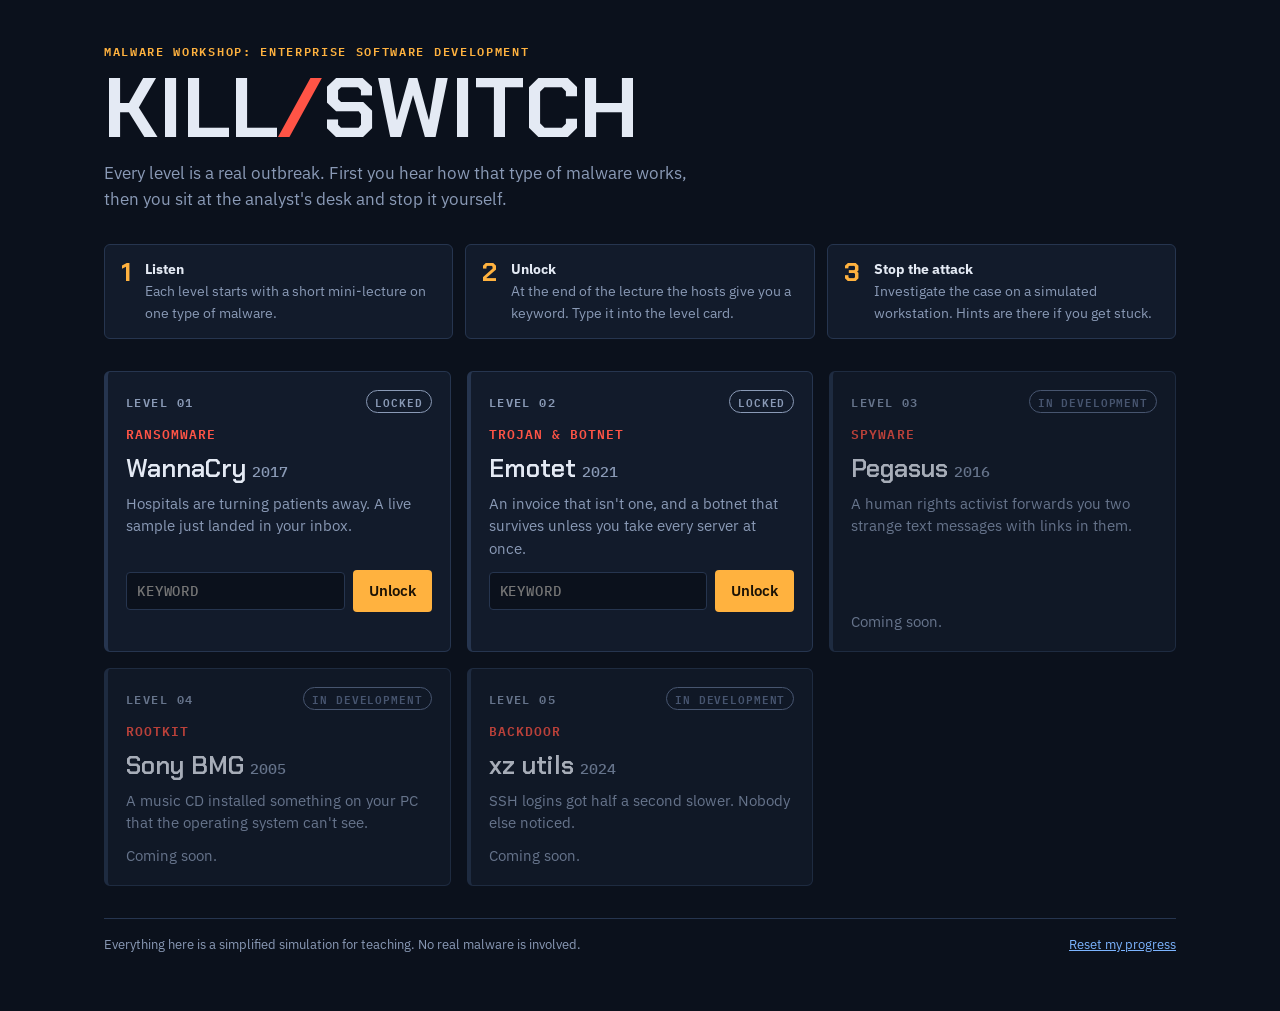
<file: game/index.html>
<!DOCTYPE html>
<html lang="en">
<head>
<meta charset="utf-8">
<meta name="viewport" content="width=device-width, initial-scale=1">
<title>Kill Switch Malware Workshop</title>
<link rel="preconnect" href="https://fonts.googleapis.com">
<link rel="preconnect" href="https://fonts.gstatic.com" crossorigin>
<link href="https://fonts.googleapis.com/css2?family=Caveat:wght@500;700&family=Chakra+Petch:wght@500;600;700&family=IBM+Plex+Mono:wght@400;500;600&family=IBM+Plex+Sans:wght@400;500;600&display=swap" rel="stylesheet">
<link rel="stylesheet" href="shared/style.css">
</head>
<body>
<!-- ================= HUB ================= -->
<main id="hub">
  <header class="hub-head">
    <div class="eyebrow">Malware workshop: Enterprise Software Development</div>
    <h1>KILL<span class="cut">/</span>SWITCH</h1>
    <p class="lede">Every level is a real outbreak. First you hear how that type of malware works, then you sit at the analyst's desk and stop it yourself.</p>
  </header>
  <div class="steps">
    <div class="step"><b>1</b><p><strong>Listen</strong>Each level starts with a short mini-lecture on one type of malware.</p></div>
    <div class="step"><b>2</b><p><strong>Unlock</strong>At the end of the lecture the hosts give you a keyword. Type it into the level card.</p></div>
    <div class="step"><b>3</b><p><strong>Stop the attack</strong>Investigate the case on a simulated workstation. Hints are there if you get stuck.</p></div>
  </div>
  <section class="levels" id="levels" aria-label="Levels"></section>
  <footer class="hub-foot">
    <span>Everything here is a simplified simulation for teaching. No real malware is involved.</span>
    <button class="linkbtn" id="resetBtn">Reset my progress</button>
  </footer>
</main>
<script src="shared/core.js"></script>
<script src="shared/hub.js"></script>
</body>
</html>
</file>
<file: game/shared/style.css>
:root{
  /* One dark world: incident-response war room. Hub = case board, level = 2017 analyst workstation. */
  --ink:#0b111c; --panel:#121b2b; --panel-2:#18243a; --line:#26354f;
  --text:#e4eaf4; --muted:#8a9ab6; --alert:#ff5446; --amber:#ffb23f; --ok:#37d39a; --link:#7cb4ff;
  --display:'Chakra Petch','Segoe UI',sans-serif;
  --body:'IBM Plex Sans',system-ui,-apple-system,sans-serif;
  --mono:'IBM Plex Mono',ui-monospace,Consolas,monospace;
  --hand:'Caveat','Comic Sans MS',cursive;
  color-scheme:dark;
}
*{box-sizing:border-box}
html,body{height:100%;margin:0}
body{background:var(--ink);color:var(--text);font:15px/1.55 var(--body)}
button{font:inherit;cursor:pointer}
:focus-visible{outline:2px solid var(--amber);outline-offset:2px}
.hidden{display:none!important}
.mono{font-family:var(--mono)}
.sr{position:absolute;width:1px;height:1px;overflow:hidden;clip:rect(0 0 0 0);white-space:nowrap}
a{color:var(--link)}
h2{font:600 30px/1.15 var(--display);margin:0;text-wrap:balance}
h3{text-wrap:balance}
.eyebrow{font:600 12px/1.2 var(--mono);letter-spacing:.14em;text-transform:uppercase;color:var(--amber)}
.btn{background:var(--amber);color:#1b1205;border:0;border-radius:4px;padding:9px 16px;font-weight:600}
a.btn{display:inline-block;text-decoration:none;line-height:1.2}
.btn:hover{filter:brightness(1.08)}
.btn.ghost{background:transparent;color:inherit;border:1px solid var(--line)}
.btn.ok{background:var(--ok);color:#04150e}
.btn.danger{background:var(--alert);color:#fff}
.btn:disabled{opacity:.45;cursor:default;filter:none}

/* ---------- HUB ---------- */
#hub{min-height:100%;padding:44px 24px 56px;max-width:1120px;margin:0 auto;display:flex;flex-direction:column;gap:32px}
.hub-head{display:grid;gap:12px}
h1{font:700 clamp(44px,8vw,84px)/.92 var(--display);margin:0;letter-spacing:.01em}
h1 .cut{color:var(--alert)}
.lede{max-width:62ch;color:var(--muted);margin:0;font-size:17px}
.steps{display:grid;grid-template-columns:repeat(auto-fit,minmax(230px,1fr));gap:12px}
.step{border:1px solid var(--line);border-radius:6px;padding:14px 16px;display:flex;gap:14px;align-items:flex-start;background:var(--panel)}
.step b{font:700 26px/1 var(--display);color:var(--amber)}
.step p{margin:0;font-size:14px;color:var(--muted)}
.step strong{color:var(--text);display:block}
.levels{display:grid;grid-template-columns:repeat(auto-fill,minmax(310px,1fr));gap:16px}
.card{background:var(--panel);border:1px solid var(--line);border-left:4px solid var(--line);border-radius:6px;padding:18px;display:flex;flex-direction:column;gap:10px}
.card.open{border-left-color:var(--amber)}
.card.solved{border-left-color:var(--ok)}
.card.dev{opacity:.72}
.card-top{display:flex;justify-content:space-between;align-items:center;gap:8px}
.lvl{font:600 12px var(--mono);color:var(--muted);letter-spacing:.12em}
.pill{font:600 11px/1 var(--mono);padding:5px 8px;border-radius:99px;border:1px solid currentColor;text-transform:uppercase;letter-spacing:.08em;white-space:nowrap}
.pill.locked{color:var(--muted)} .pill.open{color:var(--amber)} .pill.solved{color:var(--ok)} .pill.dev{color:#5f7090}
.card .type{color:var(--alert);font:600 13px var(--mono);text-transform:uppercase;letter-spacing:.08em}
.card h3{margin:0;font:600 25px/1.1 var(--display)}
.card h3 small{font:500 15px var(--mono);color:var(--muted);margin-left:6px}
.card p{margin:0;color:var(--muted);font-size:14.5px}
.unlock{display:flex;gap:8px;margin-top:auto;align-items:center;flex-wrap:wrap}
.unlock input{flex:1;min-width:0;background:var(--ink);border:1px solid var(--line);color:var(--text);border-radius:4px;padding:9px 10px;font:500 14px var(--mono);text-transform:uppercase;letter-spacing:.06em}
.solvedinfo{font:500 13px var(--mono);color:var(--ok)}
.msg{font-size:13px;min-height:1.2em;color:var(--alert);margin-top:-4px}
.hub-foot{display:flex;justify-content:space-between;flex-wrap:wrap;gap:12px;color:var(--muted);font-size:13px;border-top:1px solid var(--line);padding-top:16px}
.linkbtn{background:none;border:0;color:var(--link);padding:0;text-decoration:underline;font-size:13px}

/* ---------- BRIEFING / DEBRIEF ---------- */
.page{position:fixed;inset:0;overflow:auto;background:var(--ink)}
.brief{max-width:1040px;margin:0 auto;padding:44px 24px 64px;display:grid;grid-template-columns:minmax(0,1.65fr) minmax(260px,1fr);gap:36px}
@media(max-width:820px){.brief{grid-template-columns:1fr}}
.brief .main{display:grid;gap:14px;align-content:start}
.brief p{margin:0;max-width:65ch}
.role{border-left:3px solid var(--amber);padding:8px 0 8px 16px;background:linear-gradient(90deg,rgba(255,178,63,.07),transparent)}
.role p+p{margin-top:8px}
.facts{background:var(--panel);border:1px solid var(--line);border-radius:6px;padding:18px;align-self:start;display:grid;gap:14px}
.facts dl{margin:0;display:grid;gap:12px}
.facts dt{font:600 11px var(--mono);letter-spacing:.1em;text-transform:uppercase;color:var(--muted)}
.facts dd{margin:2px 0 0;font-size:14.5px}
.fine{font-size:12.5px;color:var(--muted)}
.brief-actions{display:flex;gap:10px;flex-wrap:wrap;margin-top:6px}

.debrief{max-width:880px;margin:0 auto;padding:44px 24px 64px;display:grid;gap:28px}
.debrief section{display:grid;gap:10px}
.debrief p{margin:0;max-width:68ch}
.debrief h3{font:600 20px var(--display);margin:0}
.stats{display:grid;grid-template-columns:repeat(auto-fit,minmax(150px,1fr));gap:10px}
.stat{background:var(--panel);border:1px solid var(--line);border-radius:6px;padding:12px 14px}
.stat small{display:block;font:600 11px var(--mono);letter-spacing:.1em;text-transform:uppercase;color:var(--muted)}
.stat .v{font:600 30px var(--display);font-variant-numeric:tabular-nums}
.cols{display:grid;grid-template-columns:repeat(auto-fit,minmax(250px,1fr));gap:12px}
.box{background:var(--panel);border:1px solid var(--line);border-radius:6px;padding:14px 16px;display:grid;gap:6px;align-content:start}
.box p{font-size:14.5px;color:#c6d0e0}
.quiz{display:grid;gap:14px}
.q{background:var(--panel);border:1px solid var(--line);border-radius:6px;padding:14px 16px;display:grid;gap:8px}
.q .opts{display:grid;gap:6px}
.opt{text-align:left;background:var(--ink);border:1px solid var(--line);color:var(--text);border-radius:4px;padding:8px 11px}
.opt:hover:not(:disabled){border-color:var(--link)}
.opt:disabled{cursor:default}
.opt.right{border-color:var(--ok);background:rgba(55,211,154,.12)}
.opt.wrong{border-color:var(--alert);background:rgba(255,84,70,.12)}
.why{font-size:14px;color:var(--muted)}
.discuss{border:1px dashed var(--amber);border-radius:6px;padding:14px 16px}
.sources{margin:0;padding-left:20px;display:grid;gap:4px;font-size:14px;color:var(--muted)}

/* ---------- DESKTOP ---------- */
#play{position:fixed;inset:0;overflow:hidden;background:var(--ink)}
#stage{position:absolute;inset:0}
#desktop{position:absolute;inset:0;overflow:hidden;user-select:none;
  background:radial-gradient(900px 520px at 68% 34%,#1e3a60 0%,transparent 62%),linear-gradient(160deg,#10223c,#090f1b)}
#desktop::before{content:"";position:absolute;inset:0;pointer-events:none;
  background-image:linear-gradient(rgba(255,255,255,.028) 1px,transparent 1px),linear-gradient(90deg,rgba(255,255,255,.028) 1px,transparent 1px);background-size:32px 32px}
.wallmark{position:absolute;right:28px;bottom:64px;font:700 15px var(--display);letter-spacing:.3em;color:rgba(255,255,255,.08);pointer-events:none}
.icons{position:absolute;top:14px;left:10px;bottom:54px;display:flex;flex-direction:column;flex-wrap:wrap;gap:4px;align-content:flex-start}
.icon{width:92px;padding:8px 4px;border:1px solid transparent;border-radius:4px;background:none;color:#eef3fa;display:flex;flex-direction:column;align-items:center;gap:5px;font-size:12.5px;line-height:1.25;text-align:center;text-shadow:0 1px 3px #000}
.icon:hover{background:rgba(124,180,255,.14);border-color:rgba(124,180,255,.35)}
.icon svg{width:42px;height:42px;filter:drop-shadow(0 2px 3px rgba(0,0,0,.45))}
.sticky{position:absolute;top:64px;right:26px;width:236px;background:#ffe27a;color:#3a2f00;padding:12px 16px 16px;font:500 21px/1.12 var(--hand);transform:rotate(2deg);box-shadow:0 10px 20px rgba(0,0,0,.5);z-index:5;user-select:text}
.sticky::before{content:"";position:absolute;top:-9px;left:50%;width:70px;height:20px;margin-left:-35px;background:rgba(255,255,255,.45);transform:rotate(-3deg)}
.sticky b{font-weight:700;font-size:23px}
.sticky ol{margin:6px 0 8px;padding-left:20px}
.sticky .ip{font:600 15px var(--mono);background:rgba(0,0,0,.08);padding:1px 4px}
@media(max-width:760px){.sticky{top:auto;bottom:56px;right:10px;width:200px;font-size:18px}}
.hud{position:absolute;top:10px;left:50%;transform:translateX(-50%);display:flex;gap:8px;align-items:center;background:rgba(9,14,24,.9);border:1px solid var(--line);border-radius:6px;padding:6px 6px 6px 12px;z-index:9000;font-size:13px;max-width:calc(100% - 20px)}
.hud .mission{white-space:nowrap;overflow:hidden;text-overflow:ellipsis}
.hud .mission b{color:var(--alert);font:600 11px var(--mono);letter-spacing:.1em;margin-right:6px}
.hud .timer{font:600 14px var(--mono);font-variant-numeric:tabular-nums;color:var(--amber);padding:0 4px}
.hud button{padding:5px 10px;font-size:12.5px;white-space:nowrap;flex:none}
@media(max-width:700px){.hud .mission{display:none}}

.win{position:absolute;min-width:280px;min-height:160px;background:#f3f5f8;color:#1a2230;border:1px solid #060a12;border-radius:6px;box-shadow:0 18px 44px rgba(0,0,0,.55);display:flex;flex-direction:column;overflow:hidden;resize:both}
.titlebar{background:#2a3446;color:#e8eef8;display:flex;align-items:center;gap:8px;padding:5px 5px 5px 12px;cursor:move;font:600 13px var(--body);flex:none;touch-action:none}
.win.focused .titlebar{background:#1f3a66}
.titlebar .t{flex:1;white-space:nowrap;overflow:hidden;text-overflow:ellipsis}
.titlebar button{background:transparent;border:0;color:#cfd8e6;width:28px;height:24px;border-radius:3px;font-size:17px;line-height:1}
.titlebar button:hover{background:var(--alert);color:#fff}
.win .body{flex:1;overflow:auto;user-select:text;min-height:0}
.win .body.dark{background:#0c121d;color:#d6deea}

.taskbar{position:absolute;left:0;right:0;bottom:0;height:44px;background:rgba(7,11,19,.94);border-top:1px solid var(--line);display:flex;align-items:center;gap:6px;padding:0 8px;z-index:9500}
.start{font:700 13px var(--display);letter-spacing:.08em;color:var(--amber);padding:0 10px;white-space:nowrap}
.tasks{flex:1;display:flex;gap:4px;overflow:hidden;min-width:0}
.task{background:var(--panel-2);color:var(--text);border:1px solid var(--line);border-radius:4px;padding:5px 10px;font-size:12.5px;max-width:170px;white-space:nowrap;overflow:hidden;text-overflow:ellipsis;flex:none}
.task.active{border-color:var(--link);background:#1d3152}
.clock{font:500 12px/1.25 var(--mono);color:var(--text);text-align:right;padding:0 6px;font-variant-numeric:tabular-nums;white-space:nowrap}

.toasts{position:absolute;left:50%;top:50%;transform:translate(-50%,-50%);display:flex;flex-direction:column;gap:8px;z-index:9600;width:min(440px,calc(100% - 24px))}
.toast{position:relative;background:#0f192a;border:1px solid var(--line);border-left:3px solid var(--link);border-radius:5px;padding:14px 34px 14px 16px;font-size:14.5px;box-shadow:0 18px 44px rgba(0,0,0,.6);animation:pop .2s ease-out;cursor:pointer;user-select:text}
.toast::after{content:"×";position:absolute;top:7px;right:11px;color:var(--muted);font-size:17px;line-height:1}
.toast b{display:block;font:600 11.5px var(--mono);letter-spacing:.06em;color:var(--muted);margin-bottom:3px;text-transform:uppercase}
.toast.hint{border-left-color:var(--amber)} .toast.good{border-left-color:var(--ok)} .toast.bad{border-left-color:var(--alert)}
@keyframes pop{from{transform:scale(.94);opacity:.2}}

.msglog{background:var(--panel);color:var(--text);border:1px solid var(--line);border-radius:6px;max-width:520px;width:100%;max-height:min(70vh,560px);display:flex;flex-direction:column;overflow:hidden;box-shadow:0 20px 50px rgba(0,0,0,.6)}
.msglog .titlebar{cursor:default}
.msglog ul{list-style:none;margin:0;padding:10px;display:grid;gap:8px;overflow:auto;user-select:text}
.msglog li{background:#0f192a;border:1px solid var(--line);border-left:3px solid var(--link);border-radius:5px;padding:10px 12px;font-size:14px}
.msglog li.hint{border-left-color:var(--amber)} .msglog li.good{border-left-color:var(--ok)} .msglog li.bad{border-left-color:var(--alert)}
.msglog li b{display:flex;justify-content:space-between;gap:10px;font:600 11.5px var(--mono);letter-spacing:.06em;color:var(--muted);margin-bottom:3px;text-transform:uppercase}
.msglog .fine{margin:0;padding:16px}

.overlay{position:absolute;inset:0;z-index:9800;background:rgba(4,7,12,.72);display:flex;align-items:center;justify-content:center;padding:16px}
.dialog{background:#f3f5f8;color:#1a2230;border-radius:6px;max-width:440px;width:100%;box-shadow:0 20px 50px rgba(0,0,0,.6);overflow:hidden}
.dialog .titlebar{cursor:default}
.dialog .dbody{padding:16px 18px;display:grid;gap:14px;font-size:14.5px}
.dialog .dbody p{margin:0}
.dialog .row{display:flex;gap:8px;justify-content:flex-end}
.dialog .btn.ghost{border-color:#b8c2d1}

.ransom{background:#8a110c;color:#fff;max-width:780px;width:100%;border:2px solid #000;box-shadow:0 24px 70px #000;display:grid;grid-template-columns:210px 1fr}
.ransom .left{background:#5f0805;padding:18px;display:grid;gap:16px;align-content:start;font-size:13px}
.ransom .left svg{width:110px;height:110px;justify-self:center}
.ransom .count{font:600 22px var(--mono);color:#ffd84d;font-variant-numeric:tabular-nums}
.ransom .right{padding:20px 24px;display:grid;gap:10px;font-size:14.5px;align-content:start}
.ransom .right p{margin:0}
.ransom h2{font:700 27px var(--display)}
.ransom .addr{font:500 13px var(--mono);background:rgba(0,0,0,.3);padding:8px 10px;word-break:break-all}
.sim-banner{background:#000;color:#ffd84d;padding:12px 16px;font:600 13px/1.4 var(--mono);grid-column:1/-1;display:flex;gap:12px;align-items:center;justify-content:space-between;flex-wrap:wrap}
@media(max-width:640px){.ransom{grid-template-columns:1fr}.ransom .left{grid-template-columns:auto 1fr}}

.winbox{background:var(--panel);border:1px solid var(--ok);border-radius:8px;max-width:520px;width:100%;padding:26px 26px 22px;display:grid;gap:12px;text-align:left;box-shadow:0 20px 60px rgba(0,0,0,.6)}
.winbox .eyebrow{color:var(--ok)}
.winbox p{margin:0;color:#c6d0e0}

/* mail */
.mail{display:grid;grid-template-columns:220px 1fr;height:100%}
.mail-list{border-right:1px solid #d5dbe4;background:#e8ecf2;overflow:auto}
.mail-item{display:block;width:100%;text-align:left;border:0;border-bottom:1px solid #d5dbe4;background:none;padding:10px 12px;color:#1a2230;font-size:13.5px}
.mail-item.unread{font-weight:600;border-left:3px solid #2f6fd6}
.mail-item.sel{background:#d3def0}
.mail-item small{display:block;color:#5a6577;font-weight:400;font-size:12.5px;white-space:nowrap;overflow:hidden;text-overflow:ellipsis}
.mail-view{padding:16px 20px;overflow:auto;font-size:14.5px}
.mail-view h4{margin:0 0 4px;font-size:18px}
.mail-view p{margin:0 0 10px;max-width:62ch}
.mail-meta{color:#5a6577;font-size:13px;margin-bottom:14px}
.attach{display:inline-block;border:1px solid #c5cdd9;border-radius:4px;padding:1px 7px;font:500 13px var(--mono);background:#fff}
@media(max-width:600px){.mail{grid-template-columns:1fr;grid-template-rows:auto 1fr}.mail-list{max-height:140px}}

/* folder */
.folder-bar{display:flex;gap:6px;padding:8px;border-bottom:1px solid #d5dbe4;background:#e8ecf2;flex-wrap:wrap}
.folder-bar button{background:#fff;border:1px solid #c5cdd9;border-radius:4px;padding:5px 10px;font-size:13px;color:#1a2230}
.folder-bar button:hover:not(:disabled){border-color:#2f6fd6}
.folder-bar button:disabled{opacity:.45;cursor:default}
.files{display:flex;flex-wrap:wrap;gap:8px;padding:12px}
.file{width:116px;border:1px solid transparent;border-radius:4px;background:none;padding:8px;display:flex;flex-direction:column;align-items:center;gap:4px;font:500 12px var(--mono);color:#1a2230;word-break:break-all}
.file svg{width:40px;height:40px}
.file.sel{background:#d3def0;border-color:#9fb6db}
.file-info{padding:4px 14px 14px;font-size:13px;color:#5a6577}
.file-info pre{margin:0;background:#fff;border:1px solid #d5dbe4;padding:10px 12px;color:#1a2230;font:13px/1.5 var(--mono);white-space:pre-wrap}

/* sandbox */
.sbx{display:grid;grid-template-rows:auto 1fr;height:100%}
.sbx-bar{display:flex;gap:10px;align-items:center;padding:8px 10px;background:#141d2c;border-bottom:1px solid #26354f;flex-wrap:wrap;font-size:12.5px;color:#9fb0cc}
.sbx-bar b{color:#e4eaf4}
.sbx-bar .btn{padding:6px 12px;font-size:12.5px}
.sbx-main{display:grid;grid-template-columns:minmax(190px,.85fr) minmax(260px,1.5fr);min-height:0}
.vm{margin:10px;border:1px solid #26354f;border-radius:4px;background:#1f5591;display:flex;flex-direction:column;align-items:center;justify-content:center;gap:6px;text-align:center;padding:14px;font-size:13px;min-height:180px;color:#fff}
.vm.run{background:#1f5591}
.vm.enc{background:#8a110c}
.vm.clean{background:#14532d}
.vm strong{font:600 16px var(--display)}
.log{margin:10px 10px 10px 0;border:1px solid #26354f;border-radius:4px;background:#04070c;font:12px/1.55 var(--mono);padding:8px 10px;overflow:auto;white-space:pre-wrap;word-break:break-all}
.log .dns{color:#7cb4ff} .log .bad{color:#ff8073} .log .ok{color:#37d39a} .log .smb{color:#ffb23f} .log .dim{color:#6b7c96}
@media(max-width:640px){.sbx-main{grid-template-columns:1fr}.log{margin:0 10px 10px}}

/* disassembler */
.dis{display:grid;grid-template-columns:180px 1fr;height:100%;font:12.5px/1.6 var(--mono)}
.dis-side{background:#111827;border-right:1px solid #26354f;padding:6px 0;overflow:auto}
.dis-side h5{margin:10px 12px 4px;font:600 10.5px var(--mono);letter-spacing:.1em;color:#6b7c96;text-transform:uppercase}
.dis-side button{display:block;width:100%;text-align:left;border:0;background:none;color:#9fb0cc;padding:3px 12px;font:inherit}
.dis-side button:hover{color:#fff}
.dis-side button.sel{background:#1f2d47;color:#fff}
.code{padding:10px 16px;overflow:auto;white-space:pre;color:#d6deea}
.code .k{color:#c792ea}.code .s{color:#c3e88d}.code .c{color:#6b7c96;font-style:italic}.code .f{color:#82aaff}.code .n{color:#f78c6c}.code .a{color:#6b7c96}
@media(max-width:600px){.dis{grid-template-columns:1fr;grid-template-rows:auto 1fr}.dis-side{max-height:120px}}

/* terminal */
.term{background:#04070c;color:#c8d3e3;font:13px/1.5 var(--mono);padding:10px 12px;height:100%;display:flex;flex-direction:column}
.term-out{flex:1;white-space:pre-wrap;word-break:break-all;overflow:auto}
.term-line{display:flex;gap:6px;align-items:center}
.term-line input{flex:1;min-width:0;background:transparent;border:0;color:#fff;font:inherit;outline:none}
.prompt{color:var(--ok);white-space:nowrap}

/* browser / registrar */
.br{display:flex;flex-direction:column;height:100%;background:#fff}
.br-bar{display:flex;gap:10px;padding:7px 10px;background:#dde3ec;border-bottom:1px solid #c5cdd9;align-items:center;color:#5a6577;font-size:13px}
.br-url{flex:1;min-width:0;background:#fff;border:1px solid #c5cdd9;border-radius:99px;padding:4px 12px;font:12.5px var(--mono);color:#3a4558;white-space:nowrap;overflow:hidden;text-overflow:ellipsis}
.dd{padding:18px 22px;overflow:auto;color:#1a2230;flex:1}
.dd-logo{font:700 24px var(--display);color:#0f5132;letter-spacing:.02em}
.dd-logo span{color:#e8590c}
.dd .tag{font-size:13px;color:#5a6577;margin:0}
.dd-search{display:flex;gap:8px;margin:14px 0}
.dd-search input{flex:1;min-width:0;border:2px solid #0f5132;border-radius:4px;padding:9px 10px;font:14px var(--mono)}
.act{background:#0f5132;color:#fff;border:0;border-radius:4px;padding:9px 16px;font-weight:600}
.act.alt{background:#e9edf3;color:#1a2230}
.result{border:1px solid #d5dbe4;border-radius:6px;padding:12px 14px;display:flex;gap:12px;align-items:center;justify-content:space-between;flex-wrap:wrap}
.dn{font:500 13.5px var(--mono);word-break:break-all;flex:1;min-width:200px}
.avail{color:#0f7a3e;font-weight:600}.taken{color:#b42318;font-weight:600}
.price{font:600 18px var(--display)}
.mydomains{margin-top:20px;border-top:1px solid #e1e6ee;padding-top:14px;display:grid;gap:12px}
.mydomains h4{margin:0}
.mydom{border:1px solid #d5dbe4;border-radius:6px;padding:10px 12px;display:grid;gap:6px}
.dns-row{display:flex;gap:8px;flex-wrap:wrap;align-items:center}
.dns-row label{font-size:13px;color:#5a6577}
.dns-row input{border:1px solid #c5cdd9;border-radius:4px;padding:7px 9px;font:13px var(--mono);width:170px}
.dns-row .act{padding:7px 12px;font-size:13px}
.note{font-size:13px;color:#5a6577;margin:0}
.err{font-size:13px;color:#b42318;margin:0}

/* monitor */
.mon{padding:14px;display:grid;gap:12px}
.tiles{display:grid;grid-template-columns:repeat(auto-fit,minmax(118px,1fr));gap:8px}
.tile{background:#121b2b;border:1px solid #26354f;border-radius:4px;padding:9px 10px}
.tile small{display:block;color:#8a9ab6;font:600 10.5px var(--mono);letter-spacing:.08em;text-transform:uppercase}
.tile .v{font:600 23px var(--display);font-variant-numeric:tabular-nums}
.v.red{color:var(--alert)} .v.green{color:var(--ok)}
.chartwrap{display:grid;gap:4px}
.chartwrap small{font:600 10.5px var(--mono);letter-spacing:.08em;text-transform:uppercase;color:#8a9ab6}
canvas.spark{width:100%;height:110px;display:block;background:#080d16;border:1px solid #26354f;border-radius:4px}
.ticker{font-size:12.5px;color:#a8b6cc;display:grid;gap:4px}
.ticker div::before{content:"▸ ";color:var(--alert)}
.ticker div.goodnews::before{color:var(--ok)}
.mon .fine{margin:0}

/* mail: quoted message and clickable attachment (level 2) */
.quote{border-left:3px solid #c5cdd9;padding:2px 0 2px 12px;margin:0 0 10px;color:#3a4558}
button.attach{cursor:pointer;color:#1a2230}
button.attach:hover{border-color:#2f6fd6}

/* document viewer */
.docv{display:flex;flex-direction:column;height:100%;background:#e9edf3;color:#1a2230}
.docv-bar{display:flex;gap:10px;align-items:center;padding:7px 10px;background:#2b579a;color:#fff;font-size:13px;flex-wrap:wrap}
.docv-bar button{background:#fff;border:0;border-radius:3px;padding:5px 10px;font-size:12.5px;color:#1a2230}
.docv-warn{display:flex;gap:10px;align-items:center;padding:7px 10px;background:#fff4ce;border-bottom:1px solid #e5d28a;font-size:13px;color:#3a2f00;flex-wrap:wrap}
.docv-warn button{background:#fff;border:1px solid #a89b62;border-radius:3px;padding:4px 12px;font-size:13px;color:#1a2230}
.docv-warn button:hover{background:#fdf7df}
.docv-page{position:relative;flex:1;min-height:0;overflow:hidden;margin:14px auto;width:min(480px,calc(100% - 28px));background:#fff;box-shadow:0 2px 8px rgba(0,0,0,.2);padding:26px 30px}
.docv-blur{filter:blur(4px);font-size:13px;user-select:none}
.docv-lure{position:absolute;left:50%;top:50%;transform:translate(-50%,-50%);width:min(340px,calc(100% - 32px));background:#fff;border:1px solid #c5cdd9;border-top:4px solid #2b579a;box-shadow:0 8px 24px rgba(0,0,0,.25);padding:14px 18px;font-size:13.5px;text-align:center}
.docv-lure p{margin:8px 0 0}

/* macro viewer */
.macro{display:flex;flex-direction:column;height:100%;font:12.5px/1.6 var(--mono)}
.macro-note{padding:7px 12px;background:#141d2c;border-bottom:1px solid #26354f;color:#9fb0cc;font:12.5px var(--body)}
.macro .code{flex:1;min-height:0}

/* sandbox with the bot's server list under the vm (level 2) */
.sbx-left{display:flex;flex-direction:column;min-height:0;overflow:auto}
.sbx-left .vm{min-height:150px;flex:none}
.fw{margin:0 10px 10px;border:1px solid #26354f;border-radius:4px;padding:8px 10px;display:grid;gap:5px;font-size:12.5px;color:#9fb0cc;align-content:start}
.fw b{font:600 10.5px var(--mono);letter-spacing:.08em;text-transform:uppercase;color:#8a9ab6}
.fw p{margin:0}
.fw-row{display:flex;gap:8px;align-items:center;justify-content:space-between;color:#e4eaf4}
.fw-row span:last-child{color:#8a9ab6;font:600 11px var(--mono)}

/* botnet map */
.bmap{display:flex;flex-direction:column;height:100%}
.bmap svg{flex:1;min-height:0;width:100%;display:block}
.bmap .col{font:600 11px var(--mono);letter-spacing:.1em;text-transform:uppercase;fill:#8a9ab6}
.bmap .count{font:600 19px var(--display);fill:#e4eaf4}
.bmap .sub{font:600 10.5px var(--mono);letter-spacing:.06em;text-transform:uppercase;fill:#ff8073}
.bmap.safe .sub{fill:var(--ok)}
.map-bar .warn{color:#ff8073}
.bmap .pc{fill:#ff5446}
.bmap.safe .pc{fill:#37d39a}
.bmap .ln{stroke:rgba(255,84,70,.32);stroke-width:1.2;fill:none}
.bmap .ln.ok{stroke:rgba(55,211,154,.5)}
.bmap .ln.rev{stroke:rgba(255,178,63,.6)}
.bmap .ln.off{stroke:rgba(138,154,182,.14)}
.bmap .ln.hot{stroke:#ff5446;stroke-width:2.6}
.bmap .node{cursor:pointer;outline:none}
.bmap .node.locked{cursor:default}
.bmap .node rect{fill:#121b2b;stroke:#3a4c6b;stroke-width:1.5}
.bmap .node text{font:500 12.5px var(--mono);fill:#e4eaf4}
.bmap .node .st{font:600 10.5px var(--mono);letter-spacing:.06em;fill:#8a9ab6}
.bmap .node:not(.locked):hover rect{stroke:#7cb4ff}
.bmap .node:focus-visible rect{stroke:#fff;stroke-width:2.5}
.bmap .node.prep rect{stroke:var(--amber);fill:#2a2110;stroke-width:2}
.bmap .node.prep .st{fill:var(--amber)}
.bmap .node.ready rect{stroke:var(--ok);fill:#0f2a20;stroke-width:2.5}
.bmap .node.ready .st{fill:var(--ok)}
.bmap .node.seized rect{stroke:var(--ok);fill:#0f2a20}
.bmap .node.seized .st{fill:var(--ok)}
.bmap .node.missed rect{stroke:var(--alert);fill:#3a1310;stroke-width:2.5}
.bmap .node.missed .st{fill:#ff8073}
.bmap .node.unknown rect{stroke-dasharray:5 4}
.bmap .node rect.bar{stroke:none!important;fill:var(--amber)}
.bmap .node.ready rect.bar{fill:var(--ok)}
.map-bar{display:flex;gap:12px;align-items:center;padding:10px 12px;border-top:1px solid #26354f;background:#141d2c;font-size:13px;color:#c6d0e0;flex-wrap:wrap}
.map-bar span{flex:1;min-width:200px}
.map-bar .rot{flex:none;min-width:0;font:500 12.5px var(--mono);color:#ffb23f}
.map-bar .btn{padding:7px 14px;font-size:13px}
.map-bar .btn span{min-width:0}

/* update console */
.upd{padding:14px;display:grid;gap:12px;align-content:start}
.upd h4{margin:0;font:600 17px var(--display)}
.upd p{margin:0;font-size:13.5px;color:#c6d0e0}
.upd .code{background:#080d16;border:1px solid #26354f;border-radius:4px;font:12.5px/1.7 var(--mono);padding:12px 14px;user-select:text}
.upd .code select,.upd .code input{font:inherit;line-height:1.2;background:#2a2110;color:var(--amber);border:1px solid var(--amber);border-radius:3px;padding:1px 4px}
.upd .code input{width:3.4em;text-align:center}
.upd .code select:disabled,.upd .code input:disabled{opacity:1;border-color:var(--ok);color:var(--ok);background:#0f2a20}
.upd-send{display:flex;gap:12px;align-items:center;flex-wrap:wrap;font-size:13px;color:#a8b6cc;border-top:1px solid #26354f;padding-top:12px}

@media (prefers-reduced-motion:reduce){*{animation:none!important;transition:none!important}}
</file>
